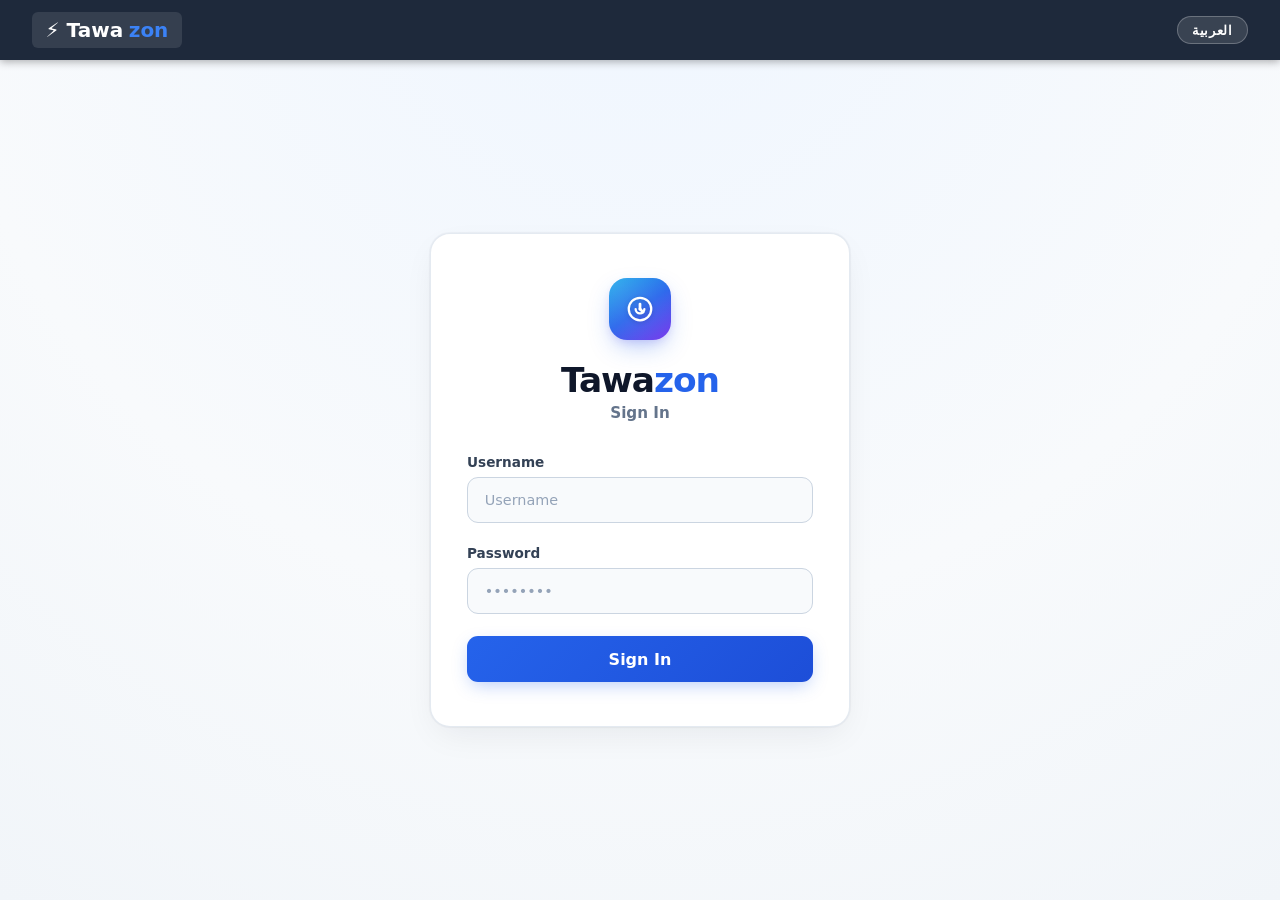
<file: frontend/assess.html>
<!DOCTYPE html>
<html lang="en">
<head>
  <meta charset="UTF-8" />
  <meta name="viewport" content="width=device-width, initial-scale=1.0" />
  <title>Tawazon — New Assessment</title>
  <link rel="preconnect" href="https://fonts.googleapis.com">
  <link href="https://fonts.googleapis.com/css2?family=Cairo:wght@400;600;700;800&display=swap" rel="stylesheet">
  <link rel="stylesheet" href="css/style.css" />
</head>
<body>

<nav>
  <div class="nav-start">
    <a href="index.html" class="nav-brand">⚡ Tawa<span>zon</span></a>
    <a href="index.html"           data-i18n="nav_dashboard">Dashboard</a>
    <a href="employees.html"       data-i18n="nav_employees">Employees</a>
    <a href="assess.html"          data-i18n="nav_assessment" class="active">New Assessment</a>
    <a href="employee-portal.html" data-i18n="nav_portal">Employee Portal</a>
  </div>
  <div class="nav-end">
    <button class="lang-btn" onclick="i18n.toggle()">العربية</button>
    <button class="btn-nav-logout" onclick="AUTH.logout()">خروج / Logout</button>
  </div>
</nav>

<main>
  <h1 class="page-title" data-i18n="assess_title">🧪 New Burnout Risk Assessment</h1>

  <div class="card">
    <form id="assessForm" novalidate>
      <div class="form-grid">

        <div class="form-group">
          <label for="avg_daily_hours" data-i18n="assess_hours_label">Average Daily Hours *</label>
          <input type="number" id="avg_daily_hours" min="4" max="16" step="0.1" placeholder="e.g. 9.5" required />
          <span class="hint" data-i18n="assess_hours_hint">Range: 4 – 16 hours/day</span>
        </div>

        <div class="form-group">
          <label for="overtime_hours_week" data-i18n="assess_ot_label">Overtime Hours / Week *</label>
          <input type="number" id="overtime_hours_week" min="0" max="30" step="0.5" placeholder="e.g. 12" required />
          <span class="hint" data-i18n="assess_ot_hint">Range: 0 – 30 hours/week</span>
        </div>

        <div class="form-group">
          <label for="absence_days_month" data-i18n="assess_abs_label">Absence Days (last month) *</label>
          <input type="number" id="absence_days_month" min="0" max="15" step="1" placeholder="e.g. 2" required />
          <span class="hint" data-i18n="assess_abs_hint">Range: 0 – 15 days</span>
        </div>

        <div class="form-group">
          <label for="late_arrivals_month" data-i18n="assess_late_label">Late Arrivals (last month) *</label>
          <input type="number" id="late_arrivals_month" min="0" max="20" step="1" placeholder="e.g. 3" required />
          <span class="hint" data-i18n="assess_late_hint">Range: 0 – 20 times</span>
        </div>

        <div class="form-group">
          <label for="tasks_assigned" data-i18n="assess_tasks_label">Tasks Assigned *</label>
          <input type="number" id="tasks_assigned" min="1" max="60" step="1" placeholder="e.g. 28" required />
          <span class="hint" data-i18n="assess_tasks_hint">Range: 1 – 60 tasks</span>
        </div>

        <div class="form-group">
          <label for="vacation_days_last_year" data-i18n="assess_vac_label">Vacation Days (last year) *</label>
          <input type="number" id="vacation_days_last_year" min="0" max="30" step="1" placeholder="e.g. 7" required />
          <span class="hint" data-i18n="assess_vac_hint">Range: 0 – 30 days</span>
        </div>

        <div class="form-group full-width">
          <label for="feedback" data-i18n="assess_fb_label">Employee Feedback *</label>
          <textarea id="feedback" rows="4"
            data-i18n-ph="assess_fb_placeholder"
            placeholder="How does the employee feel about their workload? (Arabic or English)"
            required></textarea>
          <span class="hint" style="color:var(--muted);" data-i18n="assess_fb_hint">
            Write in Arabic or English — the AI analyzes both languages.
          </span>
        <div class="form-group full-width" style="display:flex;align-items:center;gap:.75rem;background:#f8fafc;padding:.85rem 1rem;border-radius:8px;border:1px solid #e2e8f0;margin-top:.5rem;">
          <input type="checkbox" id="anonymousMode" style="width:1.2rem;height:1.2rem;cursor:pointer;" />
          <div>
            <label for="anonymousMode" style="margin:0;cursor:pointer;font-weight:700;font-size:.9rem;color:var(--text);" data-i18n="assess_anonymous_label">
              🔒 Confidential & Anonymous Assessment (No identity logging)
            </label>
            <div style="font-size:.78rem;color:var(--muted);margin-top:.15rem;" data-i18n="assess_anonymous_hint">
              Confidential Mode Active: Input data is processed in-memory for diagnostic guidance only and not stored.
            </div>
          </div>
        </div>
      </div>

      <!-- Quick fill -->
      <div style="margin-bottom:1.5rem;display:flex;gap:.75rem;flex-wrap:wrap;align-items:center;">
        <span style="font-size:.85rem;color:var(--muted);" data-i18n="assess_quickfill">Quick fill:</span>
        <button type="button" class="page-btn" onclick="fillExample('high')" data-i18n="assess_high_ex">High Risk Example</button>
        <button type="button" class="page-btn" onclick="fillExample('medium')" data-i18n="assess_med_ex">Medium Risk Example</button>
        <button type="button" class="page-btn" onclick="fillExample('low')" data-i18n="assess_low_ex">Low Risk Example</button>
      </div>

      <button type="submit" class="btn-primary" id="submitBtn">
        <span id="btnText" data-i18n="assess_btn">Analyze Risk</span>
        <div class="spinner" id="spinner"></div>
      </button>
    </form>

    <div class="alert alert-error" id="formError"></div>

    <!-- Result card -->
    <div class="result-card" id="resultCard">
      <!-- Printable Report Header (only shows when printing/exporting to PDF) -->
      <div class="print-only-header">
        <h2 style="font-size:1.5rem;font-weight:800;color:#1e3a8a;" data-i18n="print_report_title">Tawazon AI — Burnout Risk Diagnostic Report</h2>
        <p style="color:#64748b;font-size:.9rem;margin-top:.2rem;" data-i18n="print_report_sub">Official AI Workplace Health & Risk Analysis</p>
        <p style="font-size:.8rem;color:#94a3b8;margin-top:.4rem;" id="printDate"></p>
      </div>

      <div class="result-header">
        <div class="result-score-big" id="resultScore">—</div>
        <div class="result-meta">
          <h2 id="resultLevelText">—</h2>
          <p data-i18n="assess_result_sub">Burnout Risk Score (0 – 100)</p>
        </div>
      </div>

      <div class="result-details">
        <div class="result-detail-item">
          <h4 data-i18n="assess_workload_lbl">Workload Probability</h4>
          <p id="resultWorkload">—</p>
        </div>
        <div class="result-detail-item">
          <h4 data-i18n="assess_sentiment_lbl">Sentiment Risk</h4>
          <p id="resultSentiment">—</p>
        </div>
      </div>

      <div>
        <h4 style="font-size:.85rem;text-transform:uppercase;letter-spacing:.05em;color:var(--muted);margin-bottom:.75rem;"
            data-i18n="assess_reasons_title">Top Contributing Factors</h4>
        <ul class="reasons-list" id="resultReasons"></ul>
      </div>

      <!-- Export to PDF Button -->
      <button type="button" class="btn-export-pdf" onclick="triggerPrintReport()">
        📄 <span data-i18n="btn_export_pdf">Export / Print PDF Report</span>
      </button>
    </div>

    <!-- Wellness Tips Card -->
    <div id="wellnessCard" style="display:none; margin-top:1.5rem; background:var(--surface); border-radius:1rem; padding:1.5rem; border:1px solid var(--border);">
      <h4 id="wellnessTitle" style="font-size:1rem; font-weight:700; margin-bottom:1rem; color:var(--text);"></h4>
      <ul id="wellnessList" style="list-style:none; padding:0; margin:0; display:flex; flex-direction:column; gap:.65rem;"></ul>
    </div>

  </div>
</main>

<script src="js/config.js"></script>
<script src="js/app.js"></script>
<script src="js/i18n.js"></script>
<script src="js/auth.js"></script>
<script>
  AUTH.requireLogin();
  const EXAMPLES = {
    high:   { avg_daily_hours:12.5, overtime_hours_week:22, absence_days_month:5,
              late_arrivals_month:10, tasks_assigned:38, vacation_days_last_year:2,
              feedback:"I feel completely exhausted and overwhelmed with work. The pressure is unbearable." },
    medium: { avg_daily_hours:9.0, overtime_hours_week:8, absence_days_month:2,
              late_arrivals_month:3, tasks_assigned:22, vacation_days_last_year:10,
              feedback:"Work is fine, nothing special to report. Some days are tough but manageable." },
    low:    { avg_daily_hours:7.5, overtime_hours_week:1, absence_days_month:0,
              late_arrivals_month:0, tasks_assigned:12, vacation_days_last_year:20,
              feedback:"I love my job and feel very motivated every day. Great work-life balance!" },
  };

  function fillExample(type) {
    const ex = EXAMPLES[type];
    Object.entries(ex).forEach(([k, v]) => {
      const el = document.getElementById(k);
      if (el) el.value = v;
    });
  }

  function validateForm(data) {
    const errors = [];
    if (!data.avg_daily_hours || data.avg_daily_hours < 4 || data.avg_daily_hours > 16)
      errors.push("Average daily hours must be between 4 and 16.");
    if (data.overtime_hours_week < 0 || data.overtime_hours_week > 30)
      errors.push("Overtime hours must be between 0 and 30.");
    if (data.absence_days_month < 0 || data.absence_days_month > 15)
      errors.push("Absence days must be between 0 and 15.");
    if (data.late_arrivals_month < 0 || data.late_arrivals_month > 20)
      errors.push("Late arrivals must be between 0 and 20.");
    if (data.tasks_assigned < 1 || data.tasks_assigned > 60)
      errors.push("Tasks assigned must be between 1 and 60.");
    if (data.vacation_days_last_year < 0 || data.vacation_days_last_year > 30)
      errors.push("Vacation days must be between 0 and 30.");
    if (!data.feedback || data.feedback.trim().length < 5)
      errors.push("Please enter a feedback text (at least 5 characters).");
    return errors;
  }

  function setLoading(on) {
    document.getElementById("submitBtn").disabled = on;
    document.getElementById("spinner").style.display = on ? "block" : "none";
    document.getElementById("btnText").textContent   = on
      ? i18n.t("assess_btn_loading")
      : i18n.t("assess_btn");
  }

  function showResult(data) {
    const card = document.getElementById("resultCard");
    const lvl  = data.level.toLowerCase();
    card.className = `result-card show ${lvl}`;

    const scoreEl = document.getElementById("resultScore");
    scoreEl.textContent = data.risk_score;
    scoreEl.className   = `result-score-big ${lvl}`;

    const icon = lvl === "high" ? "🔴" : lvl === "medium" ? "🟡" : "🟢";
    const levelKey = lvl === "high" ? "assess_level_high" : lvl === "medium" ? "assess_level_med" : "assess_level_low";
    document.getElementById("resultLevelText").textContent = `${icon} ${i18n.t(levelKey)}`;

    document.getElementById("resultWorkload").textContent  = `${(data.workload_probability*100).toFixed(1)}%`;
    document.getElementById("resultSentiment").textContent = `${(data.sentiment_risk*100).toFixed(1)}%`;

    document.getElementById("resultReasons").innerHTML =
      data.top_reasons.map(r => `<li>${i18n.translateReason(r)}</li>`).join("");

    // ── Personalized Wellness Tips (Dynamic based on Level & SHAP Root Causes) ──
    const tips = getPersonalizedWellnessTips(data);
    const wellnessCard = document.getElementById("wellnessCard");
    document.getElementById("wellnessTitle").textContent = i18n.t("wellness_title");

    const tipColors = { high: "#ef4444", medium: "#f59e0b", low: "#10b981" };
    const borderColor = tipColors[lvl] || "#3b82f6";
    wellnessCard.style.borderLeft = `4px solid ${borderColor}`;

    if (Array.isArray(tips) && tips.length > 0) {
      document.getElementById("wellnessList").innerHTML = tips.map(tip =>
        `<li style="display:flex;align-items:flex-start;gap:.5rem;font-size:.9rem;color:var(--text);line-height:1.5;">
           <span style="flex-shrink:0;">${tip.split(" ")[0]}</span>
           <span>${tip.split(" ").slice(1).join(" ")}</span>
         </li>`
      ).join("");
      wellnessCard.style.display = "block";
    }

    card.scrollIntoView({ behavior: "smooth", block: "start" });
  }

  document.getElementById("assessForm").addEventListener("submit", async (e) => {
    e.preventDefault();
    document.getElementById("formError").classList.remove("show");

    const payload = {
      avg_daily_hours:         parseFloat(document.getElementById("avg_daily_hours").value),
      overtime_hours_week:     parseFloat(document.getElementById("overtime_hours_week").value),
      absence_days_month:      parseInt(document.getElementById("absence_days_month").value),
      late_arrivals_month:     parseInt(document.getElementById("late_arrivals_month").value),
      tasks_assigned:          parseInt(document.getElementById("tasks_assigned").value),
      vacation_days_last_year: parseInt(document.getElementById("vacation_days_last_year").value),
      feedback:                document.getElementById("feedback").value.trim(),
    };

    const errors = validateForm(payload);
    if (errors.length) {
      const el = document.getElementById("formError");
      el.textContent = errors.join(" | ");
      el.classList.add("show");
      return;
    }

    setLoading(true);
    try {
      const res = await fetch(`${API}/predict`, {
        method: "POST",
        headers: { "Content-Type": "application/json" },
        body: JSON.stringify(payload),
      });
      if (!res.ok) {
        const err = await res.json().catch(() => ({}));
        let message = `HTTP ${res.status}`;
        if (typeof err.detail === "string") {
          message = err.detail;
        } else if (Array.isArray(err.detail)) {
          message = err.detail.map(d => (d.loc ? d.loc.filter(x => x !== 'body').join('.') + ': ' : '') + (d.msg || '')).join(' | ');
        }
        throw new Error(message);
      }
      const resultData = await res.json();
      _lastResultData = resultData;
      showResult(resultData);
    } catch (err) {
      const el = document.getElementById("formError");
      el.textContent = `Error: ${err.message}. ${i18n.t("assess_api_err")}`;
      el.classList.add("show");
    } finally {
      setLoading(false);
    }
  });

  function triggerPrintReport() {
    const d = new Date();
    document.getElementById("printDate").textContent = `Generated: ${d.toLocaleDateString()} ${d.toLocaleTimeString()}`;
    window.print();
  }

  // Update button text on language change + re-render wellness if visible
  let _lastResultData = null;
  document.addEventListener("langchange", () => {
    if (!document.getElementById("submitBtn").disabled) {
      document.getElementById("btnText").textContent = i18n.t("assess_btn");
    }
    // Re-render result texts & wellness tips in new language if result is already shown
    if (_lastResultData && document.getElementById("resultCard").classList.contains("show")) {
      const lvl = _lastResultData.level.toLowerCase();
      const icon = lvl === "high" ? "🔴" : lvl === "medium" ? "🟡" : "🟢";
      const levelKey = lvl === "high" ? "assess_level_high" : lvl === "medium" ? "assess_level_med" : "assess_level_low";
      document.getElementById("resultLevelText").textContent = `${icon} ${i18n.t(levelKey)}`;

      document.getElementById("resultReasons").innerHTML =
        _lastResultData.top_reasons.map(r => `<li>${i18n.translateReason(r)}</li>`).join("");

      const tips = getPersonalizedWellnessTips(_lastResultData);
      document.getElementById("wellnessTitle").textContent = i18n.t("wellness_title");
      if (Array.isArray(tips) && tips.length > 0) {
        document.getElementById("wellnessList").innerHTML = tips.map(tip =>
          `<li style="display:flex;align-items:flex-start;gap:.5rem;font-size:.9rem;color:var(--text);line-height:1.5;">
             <span style="flex-shrink:0;">${tip.split(" ")[0]}</span>
             <span>${tip.split(" ").slice(1).join(" ")}</span>
           </li>`
        ).join("");
      }
    }
  });
</script>

</body>
</html>
</file>
<file: frontend/css/style.css>
/* ============================================================
   Tawazon — Global Styles
   ============================================================ */

/* ── Reset & Base ─────────────────────────────────────────── */
*, *::before, *::after { box-sizing: border-box; margin: 0; padding: 0; }

:root {
  --green:  #22c55e;
  --yellow: #f59e0b;
  --red:    #ef4444;
  --blue:   #3b82f6;
  --bg:     #f1f5f9;
  --card:   #ffffff;
  --text:   #1e293b;
  --muted:  #64748b;
  --border: #e2e8f0;
  --nav-bg: #1e293b;
  --nav-text: #f8fafc;
  --shadow: 0 2px 12px rgba(0,0,0,.08);
  --radius: 12px;
}

body {
  font-family: 'Segoe UI', system-ui, sans-serif;
  background: var(--bg);
  color: var(--text);
  min-height: 100vh;
}

/* ── RTL Arabic Support ────────────────────────────────────── */
body[dir="rtl"] {
  font-family: 'Segoe UI', 'Cairo', 'Tajawal', system-ui, sans-serif;
}

body[dir="rtl"] thead th     { text-align: right; }
body[dir="rtl"] tbody td     { text-align: right; }
body[dir="rtl"] .form-grid   { direction: rtl; }
body[dir="rtl"] .table-toolbar { flex-direction: row-reverse; }
body[dir="rtl"] .stat-card   { border-left: none; border-right: 5px solid var(--border); }
body[dir="rtl"] .stat-card.low    { border-color: var(--green); }
body[dir="rtl"] .stat-card.medium { border-color: var(--yellow); }
body[dir="rtl"] .stat-card.high   { border-color: var(--red); }
body[dir="rtl"] .stat-card.total  { border-color: var(--blue); }
body[dir="rtl"] .score-bar-wrap   { flex-direction: row-reverse; }
body[dir="rtl"] .score-label      { text-align: left; }
body[dir="rtl"] .reasons-list li  { flex-direction: row-reverse; }
body[dir="rtl"] .result-header    { flex-direction: row-reverse; }
body[dir="rtl"] .alert            { text-align: right; }

/* ── Language Toggle Button ────────────────────────────────── */
.lang-btn {
  background: rgba(255,255,255,.12);
  border: 1px solid rgba(255,255,255,.25);
  color: #fff;
  padding: .35rem .9rem;
  border-radius: 999px;
  font-size: .82rem;
  font-weight: 700;
  cursor: pointer;
  letter-spacing: .05em;
  transition: background .2s;
  white-space: nowrap;
}

.lang-btn:hover { background: rgba(255,255,255,.22); }

/* ── Employee Portal badge ─────────────────────────────────── */
.portal-badge {
  display: inline-block;
  background: var(--blue);
  color: #fff;
  font-size: .72rem;
  font-weight: 700;
  padding: .15rem .55rem;
  border-radius: 999px;
  vertical-align: middle;
  margin-inline-start: .4rem;
  letter-spacing: .04em;
}


/* ── Navigation ───────────────────────────────────────────── */
nav {
  background: var(--nav-bg);
  padding: 0 2rem;
  display: flex;
  align-items: center;
  justify-content: space-between;
  height: 60px;
  box-shadow: 0 2px 8px rgba(0,0,0,.3);
  position: sticky;
  top: 0;
  z-index: 100;
}

.nav-start {
  display: flex;
  align-items: center;
  gap: 1.5rem;
}

.nav-end {
  display: flex;
  align-items: center;
  gap: .65rem;
}

.nav-brand {
  font-size: 1.25rem;
  font-weight: 700;
  color: #fff;
  text-decoration: none;
  display: inline-flex;
  align-items: center;
  gap: .35rem;
  white-space: nowrap;
  direction: ltr; /* Keeps English brand name in LTR order: ⚡ Tawazon */
}

.nav-brand span { color: var(--blue); }

nav a {
  color: #94a3b8;
  text-decoration: none;
  font-size: .9rem;
  font-weight: 600;
  padding: .4rem .85rem;
  border-radius: 6px;
  transition: all .2s;
  white-space: nowrap;
}

nav a:hover, nav a.active {
  color: #fff;
  background: rgba(255,255,255,.1);
}

.btn-nav-logout {
  background: #fee2e2;
  color: #991b1b;
  border: 1px solid #f87171;
  padding: .35rem .85rem;
  border-radius: 6px;
  cursor: pointer;
  font-weight: 700;
  font-size: .82rem;
  transition: background .2s;
  white-space: nowrap;
}

.btn-nav-logout:hover {
  background: #fca5a5;
}

/* ── Main content ─────────────────────────────────────────── */
main {
  max-width: 1200px;
  margin: 2rem auto;
  padding: 0 1.5rem 3rem;
}

.page-title {
  font-size: 1.6rem;
  font-weight: 700;
  margin-bottom: 1.5rem;
  color: var(--text);
}

/* ── Cards ────────────────────────────────────────────────── */
.card {
  background: var(--card);
  border-radius: var(--radius);
  padding: 1.5rem;
  box-shadow: var(--shadow);
  border: 1px solid var(--border);
}

/* ── Stat cards (dashboard) ───────────────────────────────── */
.stats-grid {
  display: grid;
  grid-template-columns: repeat(auto-fit, minmax(180px, 1fr));
  gap: 1rem;
  margin-bottom: 1.5rem;
}

.stat-card {
  background: var(--card);
  border-radius: var(--radius);
  padding: 1.25rem 1.5rem;
  box-shadow: var(--shadow);
  border-left: 5px solid var(--border);
  transition: transform .2s;
}

.stat-card:hover { transform: translateY(-2px); }
.stat-card.low    { border-color: var(--green); }
.stat-card.medium { border-color: var(--yellow); }
.stat-card.high   { border-color: var(--red); }
.stat-card.total  { border-color: var(--blue); }

.stat-card h3 {
  font-size: .8rem;
  font-weight: 600;
  text-transform: uppercase;
  letter-spacing: .05em;
  color: var(--muted);
  margin-bottom: .4rem;
}

.stat-card .value {
  font-size: 2rem;
  font-weight: 800;
  line-height: 1;
}

.stat-card.low    .value { color: var(--green); }
.stat-card.medium .value { color: var(--yellow); }
.stat-card.high   .value { color: var(--red); }
.stat-card.total  .value { color: var(--blue); }

.stat-card .pct {
  font-size: .8rem;
  color: var(--muted);
  margin-top: .3rem;
}

/* ── Charts grid ──────────────────────────────────────────── */
.charts-grid {
  display: grid;
  grid-template-columns: 1fr 1.6fr;
  gap: 1.5rem;
  margin-bottom: 1.5rem;
}

.chart-card {
  background: var(--card);
  border-radius: var(--radius);
  padding: 1.25rem 1.5rem;
  box-shadow: var(--shadow);
  border: 1px solid var(--border);
}

.chart-card h3 {
  font-size: 1rem;
  font-weight: 700;
  margin-bottom: 1rem;
  color: var(--text);
}

.chart-card canvas { width: 100% !important; }

/* ── Table ────────────────────────────────────────────────── */
.table-toolbar {
  display: flex;
  gap: 1rem;
  margin-bottom: 1rem;
  flex-wrap: wrap;
}

.search-box {
  flex: 1;
  min-width: 200px;
  padding: .6rem 1rem;
  border: 1px solid var(--border);
  border-radius: 8px;
  font-size: .9rem;
  outline: none;
  transition: border-color .2s;
}

.search-box:focus { border-color: var(--blue); }

.filter-select {
  padding: .6rem 1rem;
  border: 1px solid var(--border);
  border-radius: 8px;
  font-size: .9rem;
  background: white;
  outline: none;
  cursor: pointer;
}

table {
  width: 100%;
  border-collapse: collapse;
  font-size: .88rem;
}

thead th {
  text-align: left;
  padding: .75rem 1rem;
  font-size: .75rem;
  text-transform: uppercase;
  letter-spacing: .06em;
  color: var(--muted);
  border-bottom: 2px solid var(--border);
  white-space: nowrap;
}

tbody tr {
  border-bottom: 1px solid var(--border);
  transition: background .15s;
}

tbody tr:hover { background: #f8fafc; }

tbody td {
  padding: .75rem 1rem;
  vertical-align: middle;
}

/* ── Risk badge ───────────────────────────────────────────── */
.badge {
  display: inline-block;
  padding: .25rem .75rem;
  border-radius: 999px;
  font-size: .75rem;
  font-weight: 600;
  text-transform: uppercase;
  letter-spacing: .05em;
}

.badge-low    { background: #dcfce7; color: #166534; }
.badge-medium { background: #fef3c7; color: #92400e; }
.badge-high   { background: #fee2e2; color: #991b1b; }

/* ── Score bar ────────────────────────────────────────────── */
.score-bar-wrap {
  display: flex;
  align-items: center;
  gap: .5rem;
}

.score-bar {
  flex: 1;
  height: 6px;
  background: var(--border);
  border-radius: 999px;
  overflow: hidden;
}

.score-bar-fill {
  height: 100%;
  border-radius: 999px;
  transition: width .4s ease;
}

.score-label {
  font-size: .8rem;
  font-weight: 700;
  min-width: 28px;
  text-align: right;
}

/* ── Assessment Form ──────────────────────────────────────── */
.form-grid {
  display: grid;
  grid-template-columns: repeat(auto-fit, minmax(250px, 1fr));
  gap: 1.25rem;
  margin-bottom: 1.5rem;
}

.form-group {
  display: flex;
  flex-direction: column;
  gap: .4rem;
}

.form-group label {
  font-size: .85rem;
  font-weight: 600;
  color: var(--text);
}

.form-group input,
.form-group textarea {
  padding: .6rem .9rem;
  border: 1.5px solid var(--border);
  border-radius: 8px;
  font-size: .9rem;
  outline: none;
  font-family: inherit;
  transition: border-color .2s, box-shadow .2s;
}

.form-group input:focus,
.form-group textarea:focus {
  border-color: var(--blue);
  box-shadow: 0 0 0 3px rgba(59,130,246,.15);
}

.form-group .hint {
  font-size: .75rem;
  color: var(--muted);
}

.form-group.full-width { grid-column: 1 / -1; }

.btn-primary {
  background: var(--blue);
  color: #fff;
  border: none;
  padding: .75rem 2rem;
  border-radius: 8px;
  font-size: 1rem;
  font-weight: 600;
  cursor: pointer;
  transition: background .2s, transform .1s;
  display: inline-flex;
  align-items: center;
  gap: .5rem;
}

.btn-primary:hover  { background: #2563eb; }
.btn-primary:active { transform: scale(.98); }
.btn-primary:disabled { background: var(--muted); cursor: not-allowed; }

/* ── Result card ──────────────────────────────────────────── */
.result-card {
  display: none;
  margin-top: 2rem;
  border-radius: var(--radius);
  padding: 2rem;
  box-shadow: var(--shadow);
  border: 2px solid var(--border);
  animation: slideIn .3s ease;
}

@keyframes slideIn {
  from { opacity: 0; transform: translateY(10px); }
  to   { opacity: 1; transform: translateY(0); }
}

.result-card.show { display: block; }
.result-card.low    { border-color: var(--green); background: #f0fdf4; }
.result-card.medium { border-color: var(--yellow); background: #fffbeb; }
.result-card.high   { border-color: var(--red);   background: #fef2f2; }

.result-score-big {
  font-size: 4rem;
  font-weight: 900;
  line-height: 1;
}

.result-score-big.low    { color: var(--green); }
.result-score-big.medium { color: var(--yellow); }
.result-score-big.high   { color: var(--red); }

.result-header {
  display: flex;
  align-items: flex-end;
  gap: 1.5rem;
  margin-bottom: 1.5rem;
}

.result-meta h2 { font-size: 1.5rem; font-weight: 800; }
.result-meta p  { color: var(--muted); font-size: .9rem; }

.result-details {
  display: grid;
  grid-template-columns: 1fr 1fr;
  gap: 1rem;
  margin-bottom: 1.5rem;
}

.result-detail-item h4 {
  font-size: .8rem;
  text-transform: uppercase;
  letter-spacing: .05em;
  color: var(--muted);
  margin-bottom: .25rem;
}

.result-detail-item p {
  font-size: 1.1rem;
  font-weight: 700;
}

.reasons-list {
  list-style: none;
  display: flex;
  flex-direction: column;
  gap: .5rem;
}

.reasons-list li {
  display: flex;
  align-items: center;
  gap: .5rem;
  font-size: .9rem;
  font-weight: 500;
}

.reasons-list li::before {
  content: "⚠";
  font-size: 1rem;
}

/* ── Loading spinner ──────────────────────────────────────── */
.spinner {
  width: 20px;
  height: 20px;
  border: 2px solid rgba(255,255,255,.3);
  border-top-color: #fff;
  border-radius: 50%;
  animation: spin .7s linear infinite;
  display: none;
}

@keyframes spin { to { transform: rotate(360deg); } }

/* ── Error / Alert ────────────────────────────────────────── */
.alert {
  padding: .8rem 1rem;
  border-radius: 8px;
  font-size: .88rem;
  margin-top: 1rem;
  display: none;
}

.alert-error {
  background: #fee2e2;
  color: #991b1b;
  border: 1px solid #fca5a5;
}

.alert.show { display: block; }

/* ── Loading overlay ──────────────────────────────────────── */
.loading-overlay {
  text-align: center;
  padding: 3rem;
  color: var(--muted);
  font-size: .9rem;
}

/* ── Pagination ───────────────────────────────────────────── */
.pagination {
  display: flex;
  justify-content: center;
  gap: .5rem;
  margin-top: 1rem;
}

.page-btn {
  padding: .4rem .8rem;
  border: 1px solid var(--border);
  border-radius: 6px;
  background: white;
  cursor: pointer;
  font-size: .85rem;
  transition: all .2s;
}

.page-btn:hover, .page-btn.active {
  background: var(--blue);
  color: white;
  border-color: var(--blue);
}

/* ── Responsive ───────────────────────────────────────────── */
@media (max-width: 768px) {
  .charts-grid { grid-template-columns: 1fr; }
  .result-details { grid-template-columns: 1fr; }
  .result-header { flex-direction: column; align-items: flex-start; }
  nav { gap: 1rem; padding: 0 1rem; }
}

/* ── Executive Dashboard & Action Buttons ─────────────────── */
.btn-primary {
  display: inline-flex;
  align-items: center;
  gap: .5rem;
  background: linear-gradient(135deg, #2563eb, #1d4ed8);
  color: #fff;
  border: none;
  padding: .6rem 1.25rem;
  border-radius: 8px;
  font-size: .92rem;
  font-weight: 700;
  cursor: pointer;
  transition: all .2s ease;
  box-shadow: 0 2px 8px rgba(37,99,235,.25);
  text-decoration: none;
}
.btn-primary:hover {
  background: linear-gradient(135deg, #1d4ed8, #1e40af);
  transform: translateY(-1px);
  box-shadow: 0 4px 14px rgba(37,99,235,.35);
}

.table-toolbar {
  display: flex;
  align-items: center;
  justify-content: space-between;
  flex-wrap: wrap;
  gap: 1rem;
  margin-bottom: 1.25rem;
}
.table-toolbar-left {
  display: flex;
  align-items: center;
  gap: .75rem;
  flex: 1;
  min-width: 280px;
}

.col-actions {
  min-width: 170px;
  width: 170px;
  text-align: center !important;
  white-space: nowrap;
}

.actions-wrap {
  display: inline-flex;
  align-items: center;
  justify-content: center;
  gap: .5rem;
}

.btn-action {
  padding: .38rem .75rem;
  border-radius: 6px;
  font-size: .8rem;
  font-weight: 700;
  cursor: pointer;
  border: 1px solid transparent;
  display: inline-flex;
  align-items: center;
  justify-content: center;
  gap: .3rem;
  transition: all .15s ease;
  white-space: nowrap;
  line-height: 1.2;
}
.btn-action.edit {
  background: #eff6ff;
  color: #1d4ed8;
  border-color: #bfdbfe;
}
.btn-action.edit:hover {
  background: #dbeafe;
  color: #1e40af;
}
.btn-action.delete {
  background: #fef2f2;
  color: #b91c1c;
  border-color: #fecaca;
}
.btn-action.delete:hover {
  background: #fee2e2;
  color: #991b1b;
}

/* ── Modal System ─────────────────────────────────────────── */
.modal-backdrop {
  position: fixed;
  top: 0;
  left: 0;
  width: 100vw;
  height: 100vh;
  background: rgba(15, 23, 42, 0.6);
  backdrop-filter: blur(4px);
  display: none;
  align-items: center;
  justify-content: center;
  z-index: 1000;
  opacity: 0;
  transition: opacity .2s ease;
  padding: 1rem;
}
.modal-backdrop.show {
  display: flex;
  opacity: 1;
}
.modal-dialog {
  background: #ffffff;
  border-radius: 16px;
  width: 100%;
  max-width: 680px;
  max-height: 90vh;
  overflow-y: auto;
  box-shadow: 0 20px 40px rgba(0,0,0,.2);
  border: 1px solid var(--border);
  display: flex;
  flex-direction: column;
  animation: modalSlideUp .25s ease-out;
}
@keyframes modalSlideUp {
  from { transform: translateY(20px) scale(0.97); opacity: 0; }
  to { transform: translateY(0) scale(1); opacity: 1; }
}
.modal-header {
  padding: 1.25rem 1.5rem;
  border-bottom: 1px solid var(--border);
  display: flex;
  align-items: center;
  justify-content: space-between;
  background: #f8fafc;
  border-top-left-radius: 16px;
  border-top-right-radius: 16px;
}
.modal-header h3 {
  font-size: 1.2rem;
  font-weight: 800;
  color: var(--text);
}
.modal-close {
  background: transparent;
  border: none;
  font-size: 1.4rem;
  cursor: pointer;
  color: var(--muted);
  width: 32px;
  height: 32px;
  border-radius: 6px;
  display: flex;
  align-items: center;
  justify-content: center;
  line-height: 1;
}
.modal-close:hover {
  background: #e2e8f0;
  color: var(--text);
}
.modal-body {
  padding: 1.5rem;
}
.modal-footer {
  padding: 1rem 1.5rem;
  border-top: 1px solid var(--border);
  display: flex;
  justify-content: flex-end;
  gap: .75rem;
  background: #f8fafc;
  border-bottom-left-radius: 16px;
  border-bottom-right-radius: 16px;
}
.form-section-title {
  font-size: .88rem;
  font-weight: 800;
  text-transform: uppercase;
  color: var(--blue);
  letter-spacing: .04em;
  margin: 1rem 0 .75rem;
  padding-bottom: .35rem;
  border-bottom: 1.5px solid #e2e8f0;
}
.form-section-title:first-child {
  margin-top: 0;
}

/* ── Toast Notifications ──────────────────────────────────── */
.toast-container {
  position: fixed;
  bottom: 24px;
  right: 24px;
  z-index: 2000;
  display: flex;
  flex-direction: column;
  gap: .5rem;
}
body[dir="rtl"] .toast-container {
  right: auto;
  left: 24px;
}
.toast {
  background: #1e293b;
  color: #fff;
  padding: .85rem 1.25rem;
  border-radius: 10px;
  box-shadow: 0 8px 24px rgba(0,0,0,.25);
  font-size: .9rem;
  font-weight: 600;
  display: flex;
  align-items: center;
  gap: .75rem;
  animation: toastIn .3s ease;
}
.toast.success { border-left: 4px solid var(--green); }
.toast.error   { border-left: 4px solid var(--red); }
body[dir="rtl"] .toast.success { border-left: none; border-right: 4px solid var(--green); }
body[dir="rtl"] .toast.error   { border-left: none; border-right: 4px solid var(--red); }
@keyframes toastIn {
  from { transform: translateY(20px); opacity: 0; }
  to { transform: translateY(0); opacity: 1; }
}

/* ── Executive Dashboard Specifics ────────────────────────── */
.exec-header-banner {
  background: linear-gradient(135deg, #0f172a 0%, #1e293b 100%);
  border-radius: var(--radius);
  padding: 1.75rem 2rem;
  color: #fff;
  margin-bottom: 2rem;
  box-shadow: 0 8px 24px rgba(15,23,42,.15);
  display: flex;
  justify-content: space-between;
  align-items: center;
  flex-wrap: wrap;
  gap: 1.5rem;
  border: 1px solid rgba(255,255,255,.08);
}
.exec-header-banner h1 {
  font-size: 1.8rem;
  font-weight: 800;
  letter-spacing: -.02em;
}
.exec-header-banner p {
  color: #94a3b8;
  font-size: .95rem;
  margin-top: .3rem;
}

.kpi-row {
  display: grid;
  grid-template-columns: repeat(auto-fit, minmax(220px, 1fr));
  gap: 1.25rem;
  margin-bottom: 2rem;
}
.kpi-card {
  background: #fff;
  border-radius: var(--radius);
  padding: 1.25rem 1.5rem;
  border: 1px solid var(--border);
  box-shadow: var(--shadow);
  display: flex;
  flex-direction: column;
  justify-content: space-between;
  position: relative;
  overflow: hidden;
}
.kpi-card::after {
  content: "";
  position: absolute;
  top: 0;
  left: 0;
  right: 0;
  height: 4px;
  background: var(--blue);
}
.kpi-card.low::after    { background: var(--green); }
.kpi-card.med::after    { background: var(--yellow); }
.kpi-card.high::after   { background: var(--red); }
.kpi-card.purple::after { background: #8b5cf6; }

.kpi-title {
  font-size: .85rem;
  font-weight: 700;
  color: var(--muted);
  text-transform: uppercase;
  letter-spacing: .03em;
}
.kpi-val {
  font-size: 2.2rem;
  font-weight: 800;
  color: var(--text);
  margin: .4rem 0 .2rem;
  line-height: 1.1;
}
.kpi-sub {
  font-size: .8rem;
  color: var(--muted);
}

.dashboard-three-col {
  display: grid;
  grid-template-columns: 1fr 1fr;
  gap: 1.5rem;
  margin-bottom: 2rem;
}
@media (max-width: 992px) {
  .dashboard-three-col { grid-template-columns: 1fr; }
}

.watchlist-card {
  background: #fff;
  border-radius: var(--radius);
  padding: 1.5rem;
  border: 1px solid var(--border);
  box-shadow: var(--shadow);
  margin-top: 2rem;
}
.watchlist-header {
  display: flex;
  justify-content: space-between;
  align-items: center;
  margin-bottom: 1rem;
}
.watchlist-header h3 {
  font-size: 1.15rem;
  font-weight: 800;
  color: #991b1b;
  display: flex;
  align-items: center;
  gap: .5rem;
}

/* ── Export / Print PDF Button ─────────────────────────────── */
.btn-export-pdf {
  display: inline-flex;
  align-items: center;
  gap: 0.5rem;
  background: #f8fafc;
  border: 1px solid #cbd5e1;
  color: #334155;
  padding: 0.55rem 1.1rem;
  border-radius: 8px;
  font-weight: 700;
  font-size: 0.88rem;
  cursor: pointer;
  transition: all 0.2s ease;
  margin-top: 1rem;
}
.btn-export-pdf:hover {
  background: #e2e8f0;
  color: #0f172a;
}

/* ── Print Header & Media Rules for Clean PDF Export ─────── */
.print-only-header {
  display: none;
}

@media print {
  nav, .lang-btn, .btn-nav-logout, form, .form-group, #submitBtn,
  .btn-export-pdf, .btn-logout, .quick-fill, .user-badge-header button,
  #formError, .page-btn, #employeeAssessForm, #btnSaveAssess {
    display: none !important;
  }

  body {
    background: #fff !important;
    color: #000 !important;
    font-size: 12pt;
  }

  main {
    max-width: 100% !important;
    margin: 0 !important;
    padding: 0 !important;
  }

  .result-card, #wellnessCard, .history-card {
    display: block !important;
    border: 1px solid #94a3b8 !important;
    box-shadow: none !important;
    break-inside: avoid;
    margin-bottom: 1.5rem !important;
  }

  .print-only-header {
    display: block !important;
    text-align: center;
    border-bottom: 2px solid #2563eb;
    padding-bottom: 0.8rem;
    margin-bottom: 1.5rem;
  }
}
</file>
